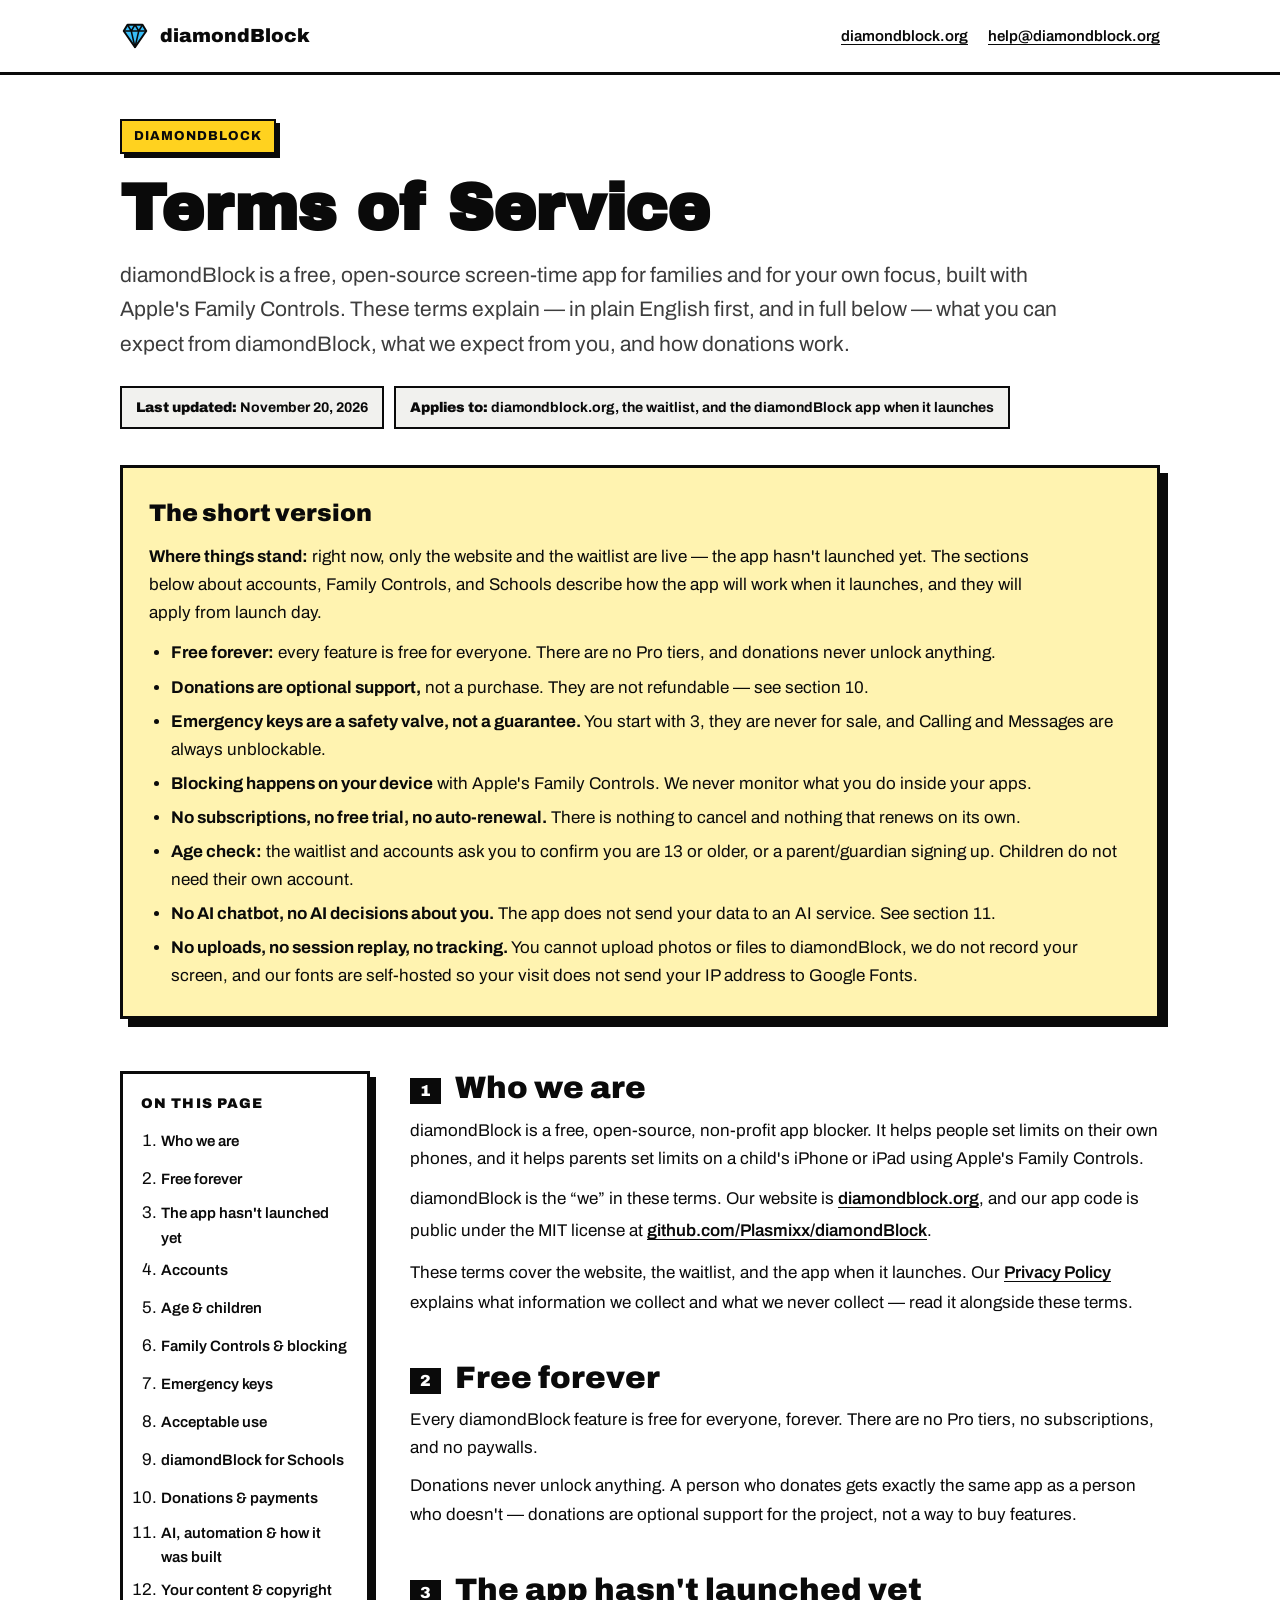
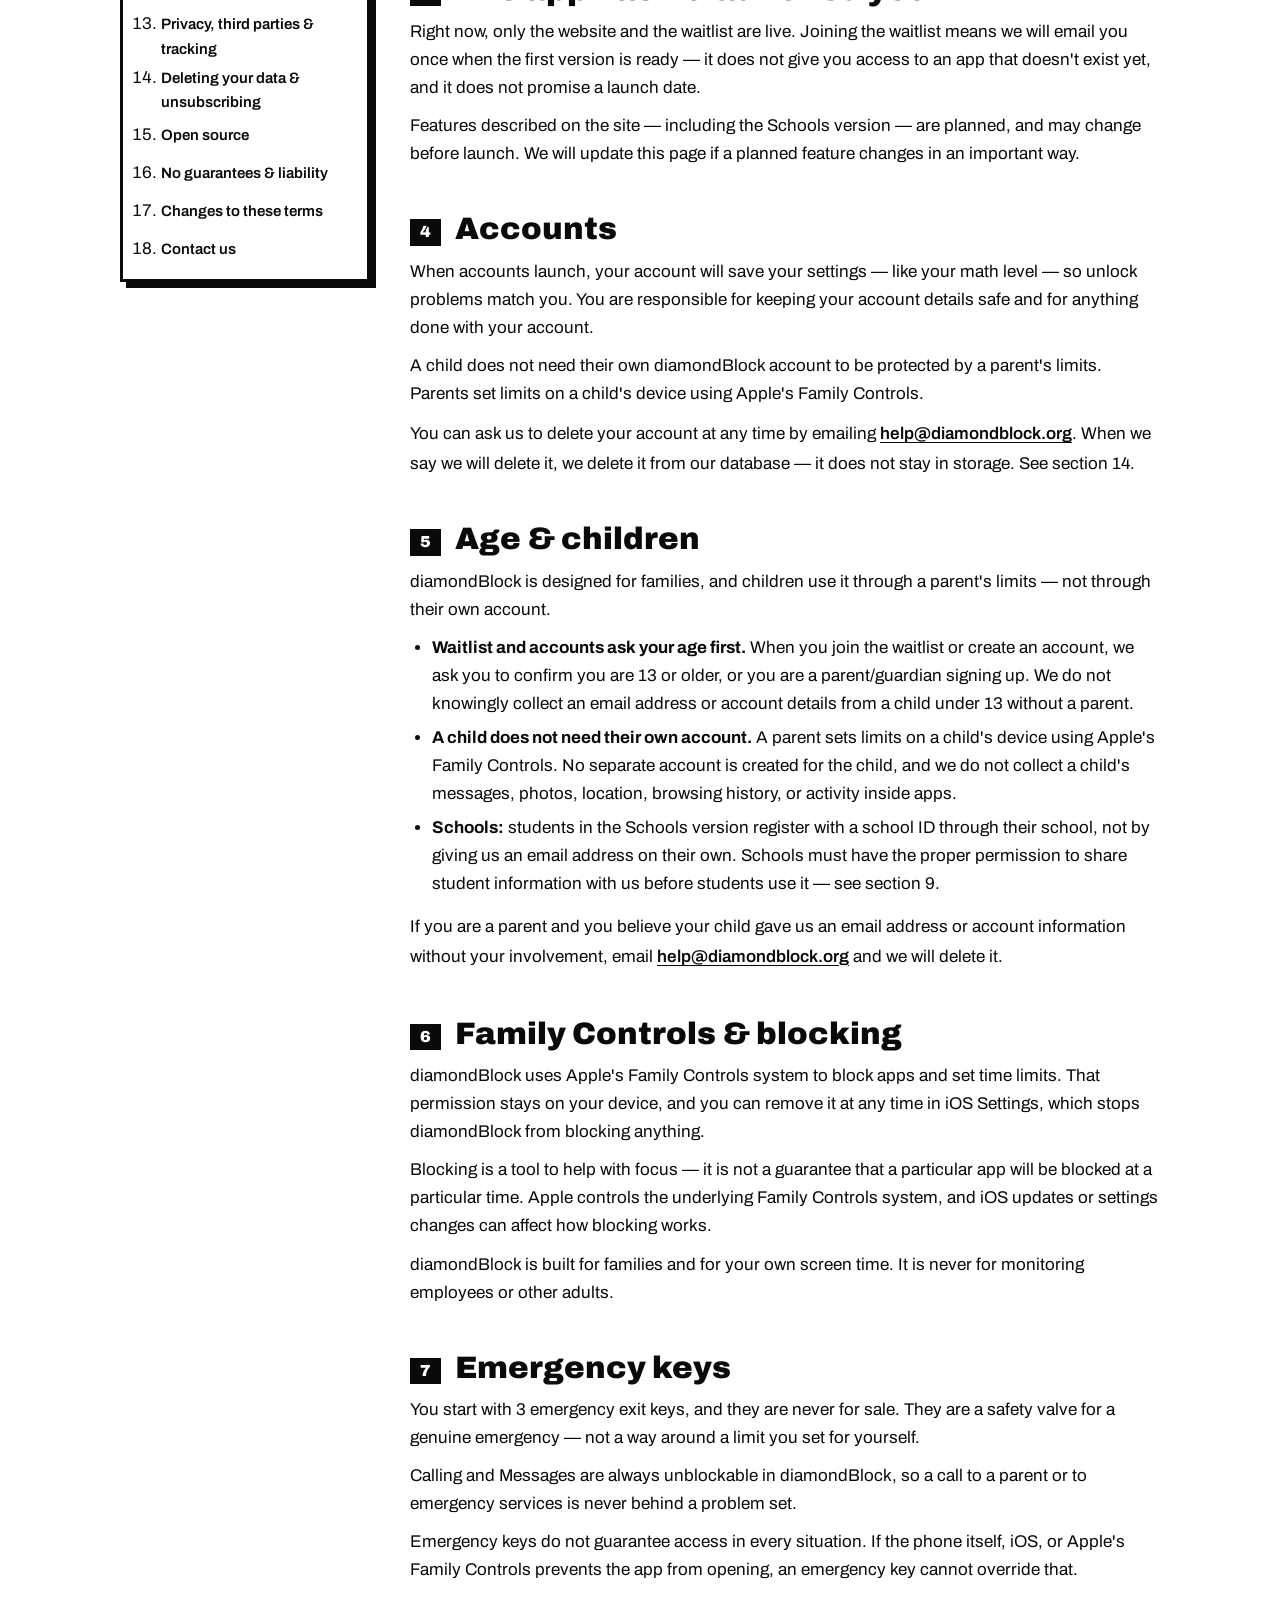
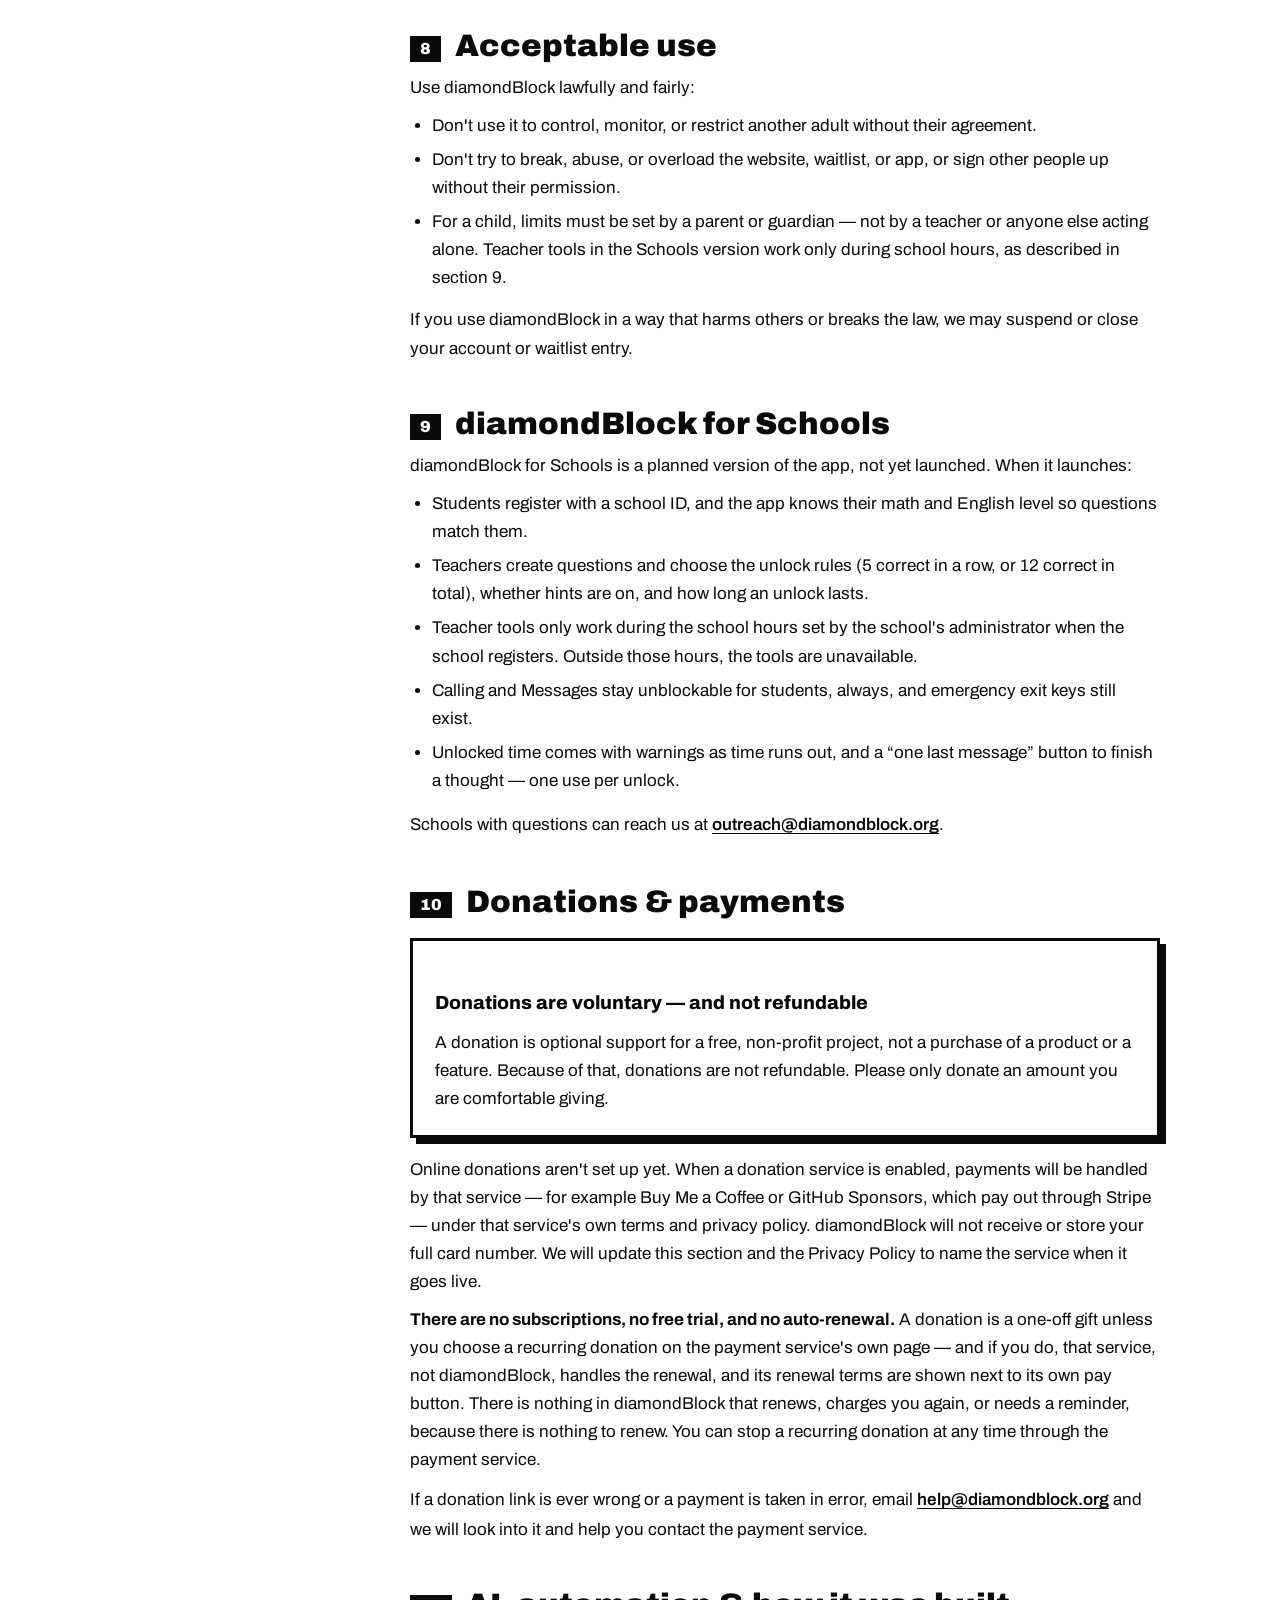
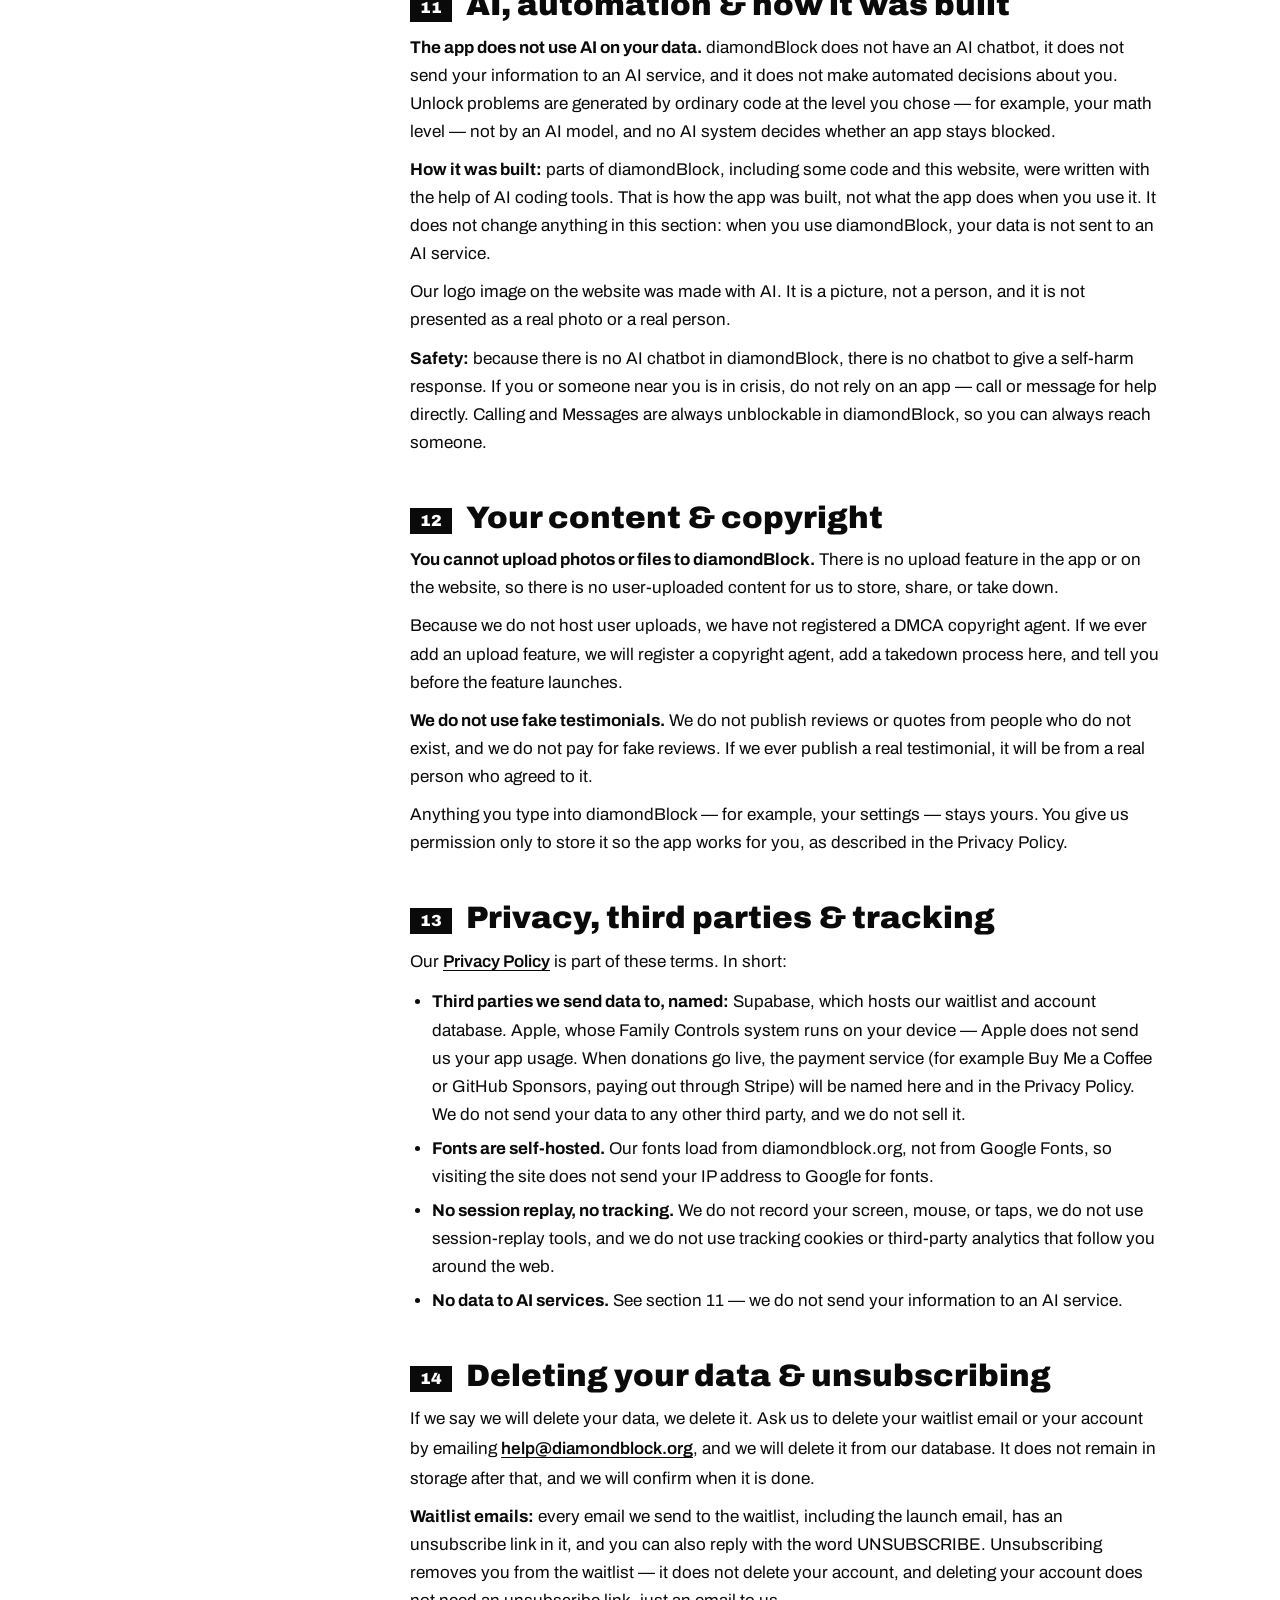
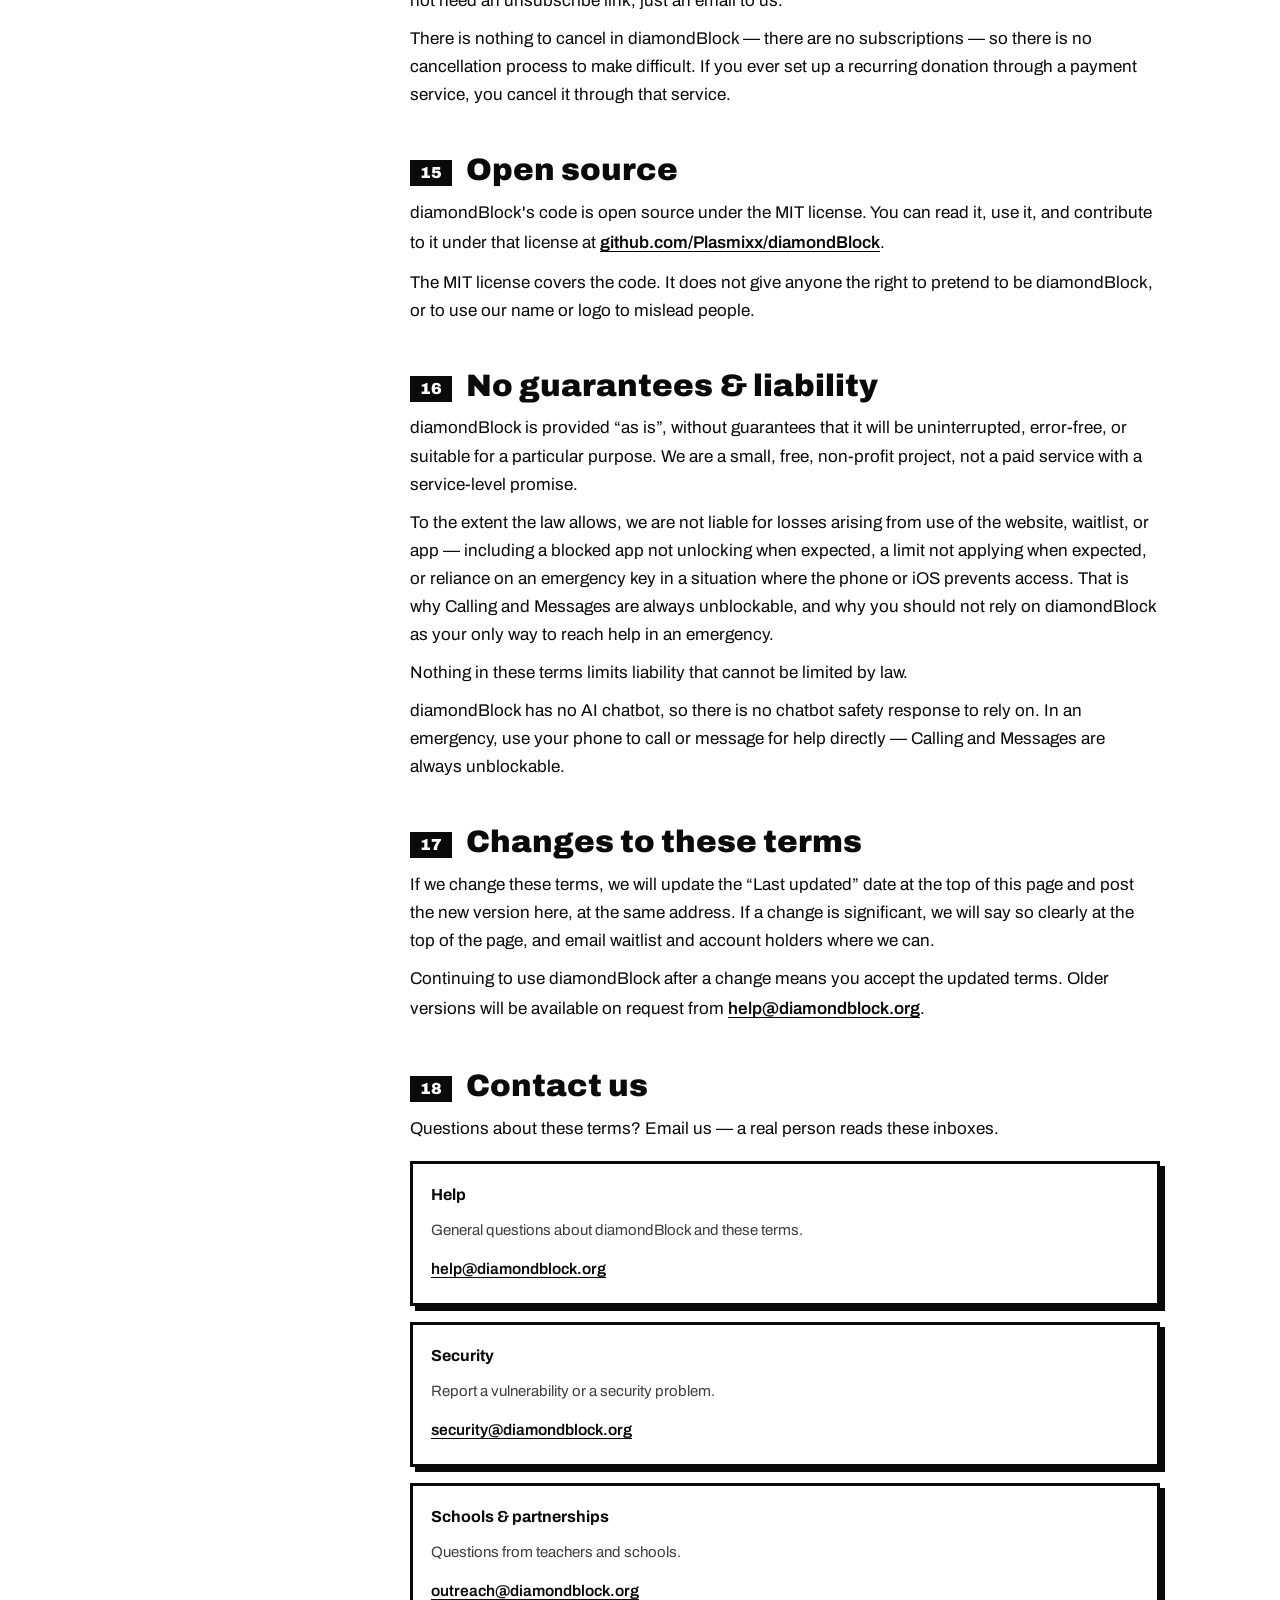
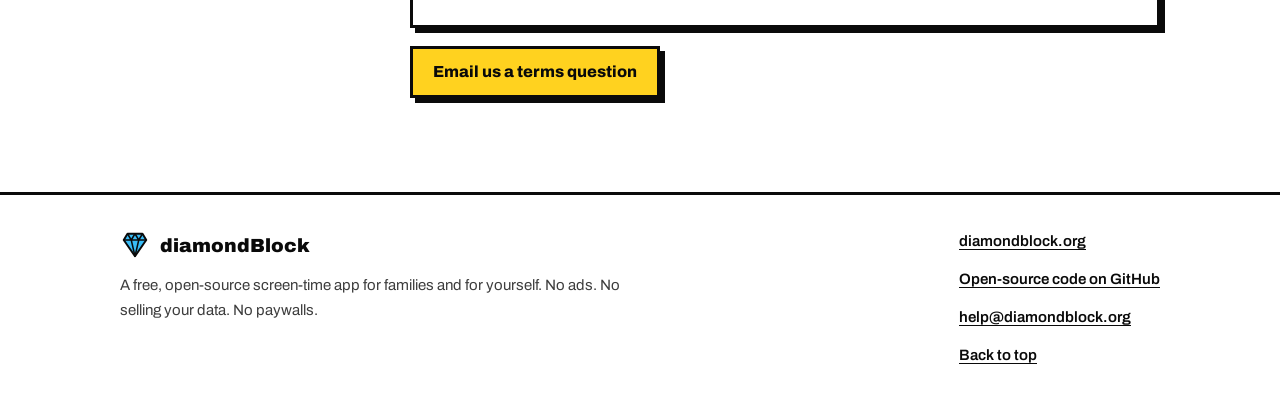
<file: terms/index.html>
<!doctype html>
<html lang="en">
  <head>
    <meta charset="utf-8" />
    <meta name="viewport" content="width=device-width, initial-scale=1, viewport-fit=cover" />
    <meta name="color-scheme" content="light dark" />
    <meta name="description" content="The diamondBlock Terms of Service — free forever, donations never unlock anything, emergency keys, Family Controls, and the planned Schools version." />
    <link rel="icon" href="data:image/svg+xml,%3Csvg xmlns='http://www.w3.org/2000/svg' viewBox='0 0 40 40'%3E%3Cpolygon points='11,5 29,5 38,15 20,36 2,15' fill='%2338bdf8' stroke='%230A0A0A' stroke-width='2.5'/%3E%3C/svg%3E" />
    <title>diamondBlock Terms of Service</title>
    <link rel="stylesheet" href="/fonts/fonts.css" />
    <style>
      button, [role="button"], select, summary, input:not([type="checkbox"], [type="radio"]) { min-height: 2rem; }
      a { min-height: 2rem; }
    </style>
    <style>
      :root {
        --bg: #ffffff;
        --ink: #0a0a0a;
        --muted: #3d3d3d;
        --paper: #ffffff;
        --yellow: #ffd21f;
        --yellow-soft: #fff3b0;
        --border: #0a0a0a;
        --shadow: #0a0a0a;
        --chip: #f1f1ee;
        --link: #0a0a0a;
      }
      @media (prefers-color-scheme: dark) {
        :root {
          --bg: #121212;
          --ink: #f7f7f2;
          --muted: #c9c9c2;
          --paper: #1d1d1d;
          --yellow: #ffd21f;
          --yellow-soft: #3a3203;
          --border: #f7f7f2;
          --shadow: #ffd21f;
          --chip: #262626;
          --link: #ffd21f;
        }
      }
      * { box-sizing: border-box; }
      html { scroll-behavior: smooth; }
      @media (prefers-reduced-motion: reduce) {
        html { scroll-behavior: auto; }
      }
      body {
        margin: 0;
        background: var(--bg);
        color: var(--ink);
        font-family: "Archivo", system-ui, -apple-system, "Segoe UI", sans-serif;
        font-size: 17px;
        line-height: 1.65;
        -webkit-font-smoothing: antialiased;
      }
      a { color: var(--link); font-weight: 600; text-underline-offset: 3px; display: inline-flex; align-items: center; }
      a:hover { text-decoration-thickness: 2px; }
      .wrap { max-width: 1080px; margin: 0 auto; padding: 0 20px; }

      /* Top breadcrumb */
      .topbar {
        border-bottom: 3px solid var(--border);
        padding: 14px 0;
      }
      .topbar .wrap { display: flex; flex-wrap: wrap; gap: 10px 22px; align-items: center; justify-content: space-between; }
      .brand { display: inline-flex; align-items: center; gap: 10px; font-weight: 900; font-size: 19px; text-decoration: none; min-height: 44px; }
      .brand svg { width: 30px; height: 30px; flex: none; }
      .top-links { display: flex; flex-wrap: wrap; gap: 4px 20px; }
      .top-links a { min-height: 44px; font-size: 15px; }

      /* Header */
      header.policy-head { padding: 44px 0 8px; }
      .kicker {
        display: inline-block; background: var(--yellow); color: #0a0a0a;
        border: 2px solid #0a0a0a; padding: 5px 12px; font-weight: 800; font-size: 13px;
        letter-spacing: .08em; text-transform: uppercase; box-shadow: 4px 4px 0 var(--shadow);
      }
      @media (prefers-color-scheme: dark) { .kicker { border-color: var(--border); } }
      h1 {
        font-family: "Archivo Black", "Archivo", sans-serif;
        font-size: clamp(38px, 7vw, 64px); line-height: 1.02; margin: 22px 0 16px; letter-spacing: -0.01em;
      }
      .lede { font-size: clamp(18px, 2.6vw, 21px); max-width: 46em; color: var(--muted); margin: 0; }
      .meta-row { display: flex; flex-wrap: wrap; gap: 10px; margin-top: 24px; }
      .meta-chip {
        background: var(--chip); border: 2px solid var(--border); padding: 8px 14px;
        font-size: 14px; font-weight: 700;
      }
      .meta-chip strong { font-weight: 900; }

      /* Summary box */
      .summary-box {
        background: var(--yellow-soft); border: 3px solid var(--border);
        box-shadow: 8px 8px 0 var(--shadow); padding: 26px 26px 20px; margin: 36px 0 8px;
      }
      .summary-box h2 { margin: 0 0 10px; font-size: 24px; font-weight: 900; }
      .summary-box p { margin: 0 0 12px; max-width: 52em; }
      .summary-box ul { margin: 0; padding-left: 22px; }
      .summary-box li { margin: 6px 0; }

      /* Layout */
      .layout { display: grid; gap: 40px; padding: 36px 0 20px; }
      @media (min-width: 900px) {
        .layout { grid-template-columns: 250px minmax(0, 1fr); align-items: start; }
      }
      nav.toc {
        border: 3px solid var(--border); background: var(--paper);
        box-shadow: 6px 6px 0 var(--shadow); padding: 18px 18px 10px;
      }
      @media (min-width: 900px) { nav.toc { position: sticky; top: 20px; } }
      nav.toc h2 { font-size: 14px; letter-spacing: .08em; text-transform: uppercase; margin: 0 0 8px; font-weight: 900; }
      nav.toc ol { margin: 0; padding-left: 20px; }
      nav.toc li { margin: 2px 0; }
      nav.toc a { font-size: 15px; font-weight: 600; min-height: 36px; text-decoration: none; }
      nav.toc a:hover { text-decoration: underline; }

      section.policy { scroll-margin-top: 24px; margin-bottom: 44px; }
      section.policy > h2 {
        font-size: clamp(24px, 4vw, 31px); font-weight: 900; line-height: 1.15;
        margin: 0 0 6px; display: flex; gap: 14px; align-items: baseline;
      }
      section.policy > h2 .num {
        background: var(--ink); color: var(--bg); font-size: 16px; font-weight: 900;
        padding: 4px 10px; flex: none; transform: translateY(-2px);
      }
      section.policy h3 { font-size: 19px; font-weight: 800; margin: 24px 0 6px; }
      section.policy p { margin: 10px 0; max-width: 52em; }
      section.policy ul { margin: 8px 0 14px; padding-left: 22px; max-width: 52em; }
      section.policy li { margin: 6px 0; }

      .box {
        background: var(--paper); border: 3px solid var(--border);
        box-shadow: 6px 6px 0 var(--shadow); padding: 22px; margin: 18px 0;
      }
      .box h3 { margin-top: 0; }
      .box p:last-child, .box ul:last-child { margin-bottom: 0; }

      .never-grid { display: grid; gap: 16px; margin: 18px 0; }
      @media (min-width: 640px) { .never-grid { grid-template-columns: 1fr 1fr; } }
      .never-item { border: 3px solid var(--border); background: var(--paper); box-shadow: 5px 5px 0 var(--shadow); padding: 16px 18px; }
      .never-item strong { display: block; font-size: 17px; margin-bottom: 2px; }
      .never-item span { color: var(--muted); font-size: 15.5px; }

      .glance { display: grid; gap: 16px; margin: 18px 0; }
      @media (min-width: 720px) { .glance { grid-template-columns: repeat(3, 1fr); } }
      .glance .box { margin: 0; }
      .glance .tag { display: inline-block; background: var(--yellow); color: #0a0a0a; border: 2px solid #0a0a0a; font-size: 12px; font-weight: 800; letter-spacing: .06em; text-transform: uppercase; padding: 3px 9px; margin-bottom: 10px; }
      .glance h3 { font-size: 18px; margin: 0 0 6px; }
      .glance p { font-size: 15.5px; margin: 6px 0; }

      .contact-grid { display: grid; gap: 16px; margin: 18px 0; grid-template-columns: minmax(0, 1fr); }
      .contact-card { border: 3px solid var(--border); background: var(--paper); box-shadow: 5px 5px 0 var(--shadow); padding: 18px; }
      .contact-card strong { display: block; font-size: 16px; margin-bottom: 4px; }
      .contact-card p { font-size: 15px; color: var(--muted); margin: 0 0 8px; }
      .contact-card a { overflow-wrap: anywhere; font-size: 15.5px; }

      .btn {
        display: inline-flex; align-items: center; justify-content: center; min-height: 48px;
        background: var(--yellow); color: #0a0a0a; border: 3px solid #0a0a0a;
        box-shadow: 5px 5px 0 var(--shadow); padding: 10px 20px; font-weight: 800;
        text-decoration: none; font-size: 16px;
      }
      .btn:active { transform: translate(3px, 3px); box-shadow: 2px 2px 0 var(--shadow); }

      footer {
        border-top: 3px solid var(--border); margin-top: 30px; padding: 28px 0 44px;
      }
      footer .wrap { display: flex; flex-wrap: wrap; gap: 14px 34px; justify-content: space-between; }
      footer p { margin: 4px 0; font-size: 15px; color: var(--muted); max-width: 34em; }
      footer .foot-links { display: flex; flex-direction: column; gap: 2px; }
      footer .foot-links a { min-height: 36px; font-size: 15px; }
      @media print {
        nav.toc { position: static; box-shadow: none; }
        .box, .summary-box, .never-item, .contact-card { box-shadow: none; }
        body { font-size: 12pt; }
      }
    </style>
  </head>
  <body>
    <svg width="0" height="0" style="position:absolute" aria-hidden="true">
      <symbol id="gem" viewBox="0 0 24 24">
        <path d="M6 3h12l3 5-9 13L3 8l3-5Z" fill="#38bdf8" stroke="#0a0a0a" stroke-width="1.6" stroke-linejoin="round"/>
<path d="M3 8h18M6 3l3 5 3-5 3 5 3-5M9 8l3 13L15 8" fill="none" stroke="#0a0a0a" stroke-width="1.2" stroke-linejoin="round"/>
      </symbol>
    </svg>

    <div class="topbar">
      <div class="wrap">
        <a class="brand" href="https://diamondblock.org"><svg aria-hidden="true"><use href="#gem"/></svg>diamondBlock</a>
        <div class="top-links">
          <a href="https://diamondblock.org">diamondblock.org</a>
          <a href="mailto:help@diamondblock.org">help@diamondblock.org</a>
        </div>
      </div>
    </div>

    <div class="wrap">
      <header class="policy-head">
        <span class="kicker">diamondBlock</span>
        <h1>Terms of Service</h1>
        <p class="lede">diamondBlock is a free, open-source screen-time app for families and for your own focus, built with Apple's Family Controls. These terms explain — in plain English first, and in full below — what you can expect from diamondBlock, what we expect from you, and how donations work.</p>
        <div class="meta-row">
          <span class="meta-chip"><strong>Last updated:</strong> November 20, 2026</span>
          <span class="meta-chip"><strong>Applies to:</strong> diamondblock.org, the waitlist, and the diamondBlock app when it launches</span>
        </div>

        <div class="summary-box">
          <h2>The short version</h2>
          <p><strong>Where things stand:</strong> right now, only the website and the waitlist are live — the app hasn't launched yet. The sections below about accounts, Family Controls, and Schools describe how the app will work when it launches, and they will apply from launch day.</p>
          <ul>
            <li><strong>Free forever:</strong> every feature is free for everyone. There are no Pro tiers, and donations never unlock anything.</li>
            <li><strong>Donations are optional support,</strong> not a purchase. They are not refundable — see section 10.</li>
            <li><strong>Emergency keys are a safety valve, not a guarantee.</strong> You start with 3, they are never for sale, and Calling and Messages are always unblockable.</li>
            <li><strong>Blocking happens on your device</strong> with Apple's Family Controls. We never monitor what you do inside your apps.</li>
            <li><strong>No subscriptions, no free trial, no auto-renewal.</strong> There is nothing to cancel and nothing that renews on its own.</li>
            <li><strong>Age check:</strong> the waitlist and accounts ask you to confirm you are 13 or older, or a parent/guardian signing up. Children do not need their own account.</li>
            <li><strong>No AI chatbot, no AI decisions about you.</strong> The app does not send your data to an AI service. See section 11.</li>
            <li><strong>No uploads, no session replay, no tracking.</strong> You cannot upload photos or files to diamondBlock, we do not record your screen, and our fonts are self-hosted so your visit does not send your IP address to Google Fonts.</li>
          </ul>
        </div>
      </header>

      <div class="layout">
        <nav class="toc" aria-label="Terms of Service contents">
          <h2>On this page</h2>
          <ol>
            <li><a href="#who">Who we are</a></li>
            <li><a href="#free">Free forever</a></li>
            <li><a href="#not-launched">The app hasn't launched yet</a></li>
            <li><a href="#accounts">Accounts</a></li>
            <li><a href="#age">Age &amp; children</a></li>
            <li><a href="#family-controls">Family Controls &amp; blocking</a></li>
            <li><a href="#emergency">Emergency keys</a></li>
            <li><a href="#acceptable-use">Acceptable use</a></li>
            <li><a href="#schools">diamondBlock for Schools</a></li>
            <li><a href="#donations">Donations &amp; payments</a></li>
            <li><a href="#ai">AI, automation &amp; how it was built</a></li>
            <li><a href="#content">Your content &amp; copyright</a></li>
            <li><a href="#privacy-third-parties">Privacy, third parties &amp; tracking</a></li>
            <li><a href="#deleting">Deleting your data &amp; unsubscribing</a></li>
            <li><a href="#open-source">Open source</a></li>
            <li><a href="#liability">No guarantees &amp; liability</a></li>
            <li><a href="#changes">Changes to these terms</a></li>
            <li><a href="#contact">Contact us</a></li>
          </ol>
        </nav>

        <main>
          <section class="policy" id="who">
            <h2><span class="num">1</span> Who we are</h2>
            <p>diamondBlock is a free, open-source, non-profit app blocker. It helps people set limits on their own phones, and it helps parents set limits on a child's iPhone or iPad using Apple's Family Controls.</p>
            <p>diamondBlock is the “we” in these terms. Our website is <a href="https://diamondblock.org">diamondblock.org</a>, and our app code is public under the MIT license at <a href="https://github.com/Plasmixx/diamondBlock">github.com/Plasmixx/diamondBlock</a>.</p>
            <p>These terms cover the website, the waitlist, and the app when it launches. Our <a href="https://diamondblock.org/privacy">Privacy Policy</a> explains what information we collect and what we never collect — read it alongside these terms.</p>
          </section>

          <section class="policy" id="free">
            <h2><span class="num">2</span> Free forever</h2>
            <p>Every diamondBlock feature is free for everyone, forever. There are no Pro tiers, no subscriptions, and no paywalls.</p>
            <p>Donations never unlock anything. A person who donates gets exactly the same app as a person who doesn't — donations are optional support for the project, not a way to buy features.</p>
          </section>

          <section class="policy" id="not-launched">
            <h2><span class="num">3</span> The app hasn't launched yet</h2>
            <p>Right now, only the website and the waitlist are live. Joining the waitlist means we will email you once when the first version is ready — it does not give you access to an app that doesn't exist yet, and it does not promise a launch date.</p>
            <p>Features described on the site — including the Schools version — are planned, and may change before launch. We will update this page if a planned feature changes in an important way.</p>
          </section>

          <section class="policy" id="accounts">
            <h2><span class="num">4</span> Accounts</h2>
            <p>When accounts launch, your account will save your settings — like your math level — so unlock problems match you. You are responsible for keeping your account details safe and for anything done with your account.</p>
            <p>A child does not need their own diamondBlock account to be protected by a parent's limits. Parents set limits on a child's device using Apple's Family Controls.</p>
            <p>You can ask us to delete your account at any time by emailing <a href="mailto:help@diamondblock.org">help@diamondblock.org</a>. When we say we will delete it, we delete it from our database — it does not stay in storage. See section 14.</p>
          </section>

          <section class="policy" id="age">
            <h2><span class="num">5</span> Age &amp; children</h2>
            <p>diamondBlock is designed for families, and children use it through a parent's limits — not through their own account.</p>
            <ul>
              <li><strong>Waitlist and accounts ask your age first.</strong> When you join the waitlist or create an account, we ask you to confirm you are 13 or older, or you are a parent/guardian signing up. We do not knowingly collect an email address or account details from a child under 13 without a parent.</li>
              <li><strong>A child does not need their own account.</strong> A parent sets limits on a child's device using Apple's Family Controls. No separate account is created for the child, and we do not collect a child's messages, photos, location, browsing history, or activity inside apps.</li>
              <li><strong>Schools:</strong> students in the Schools version register with a school ID through their school, not by giving us an email address on their own. Schools must have the proper permission to share student information with us before students use it — see section 9.</li>
            </ul>
            <p>If you are a parent and you believe your child gave us an email address or account information without your involvement, email <a href="mailto:help@diamondblock.org">help@diamondblock.org</a> and we will delete it.</p>
          </section>

          <section class="policy" id="family-controls">
            <h2><span class="num">6</span> Family Controls &amp; blocking</h2>
            <p>diamondBlock uses Apple's Family Controls system to block apps and set time limits. That permission stays on your device, and you can remove it at any time in iOS Settings, which stops diamondBlock from blocking anything.</p>
            <p>Blocking is a tool to help with focus — it is not a guarantee that a particular app will be blocked at a particular time. Apple controls the underlying Family Controls system, and iOS updates or settings changes can affect how blocking works.</p>
            <p>diamondBlock is built for families and for your own screen time. It is never for monitoring employees or other adults.</p>
          </section>

          <section class="policy" id="emergency">
            <h2><span class="num">7</span> Emergency keys</h2>
            <p>You start with 3 emergency exit keys, and they are never for sale. They are a safety valve for a genuine emergency — not a way around a limit you set for yourself.</p>
            <p>Calling and Messages are always unblockable in diamondBlock, so a call to a parent or to emergency services is never behind a problem set.</p>
            <p>Emergency keys do not guarantee access in every situation. If the phone itself, iOS, or Apple's Family Controls prevents the app from opening, an emergency key cannot override that.</p>
          </section>

          <section class="policy" id="acceptable-use">
            <h2><span class="num">8</span> Acceptable use</h2>
            <p>Use diamondBlock lawfully and fairly:</p>
            <ul>
              <li>Don't use it to control, monitor, or restrict another adult without their agreement.</li>
              <li>Don't try to break, abuse, or overload the website, waitlist, or app, or sign other people up without their permission.</li>
              <li>For a child, limits must be set by a parent or guardian — not by a teacher or anyone else acting alone. Teacher tools in the Schools version work only during school hours, as described in section 9.</li>
            </ul>
            <p>If you use diamondBlock in a way that harms others or breaks the law, we may suspend or close your account or waitlist entry.</p>
          </section>

          <section class="policy" id="schools">
            <h2><span class="num">9</span> diamondBlock for Schools</h2>
            <p>diamondBlock for Schools is a planned version of the app, not yet launched. When it launches:</p>
            <ul>
              <li>Students register with a school ID, and the app knows their math and English level so questions match them.</li>
              <li>Teachers create questions and choose the unlock rules (5 correct in a row, or 12 correct in total), whether hints are on, and how long an unlock lasts.</li>
              <li>Teacher tools only work during the school hours set by the school's administrator when the school registers. Outside those hours, the tools are unavailable.</li>
              <li>Calling and Messages stay unblockable for students, always, and emergency exit keys still exist.</li>
              <li>Unlocked time comes with warnings as time runs out, and a “one last message” button to finish a thought — one use per unlock.</li>
            </ul>
            <p>Schools with questions can reach us at <a href="mailto:outreach@diamondblock.org">outreach@diamondblock.org</a>.</p>
          </section>

          <section class="policy" id="donations">
            <h2><span class="num">10</span> Donations &amp; payments</h2>
            <div class="box">
              <h3>Donations are voluntary — and not refundable</h3>
              <p>A donation is optional support for a free, non-profit project, not a purchase of a product or a feature. Because of that, donations are not refundable. Please only donate an amount you are comfortable giving.</p>
            </div>
            <p>Online donations aren't set up yet. When a donation service is enabled, payments will be handled by that service — for example Buy Me a Coffee or GitHub Sponsors, which pay out through Stripe — under that service's own terms and privacy policy. diamondBlock will not receive or store your full card number. We will update this section and the Privacy Policy to name the service when it goes live.</p>
            <p><strong>There are no subscriptions, no free trial, and no auto-renewal.</strong> A donation is a one-off gift unless you choose a recurring donation on the payment service's own page — and if you do, that service, not diamondBlock, handles the renewal, and its renewal terms are shown next to its own pay button. There is nothing in diamondBlock that renews, charges you again, or needs a reminder, because there is nothing to renew. You can stop a recurring donation at any time through the payment service.</p>
            <p>If a donation link is ever wrong or a payment is taken in error, email <a href="mailto:help@diamondblock.org">help@diamondblock.org</a> and we will look into it and help you contact the payment service.</p>
          </section>


          <section class="policy" id="ai">
            <h2><span class="num">11</span> AI, automation &amp; how it was built</h2>
            <p><strong>The app does not use AI on your data.</strong> diamondBlock does not have an AI chatbot, it does not send your information to an AI service, and it does not make automated decisions about you. Unlock problems are generated by ordinary code at the level you chose — for example, your math level — not by an AI model, and no AI system decides whether an app stays blocked.</p>
            <p><strong>How it was built:</strong> parts of diamondBlock, including some code and this website, were written with the help of AI coding tools. That is how the app was built, not what the app does when you use it. It does not change anything in this section: when you use diamondBlock, your data is not sent to an AI service.</p>
            <p>Our logo image on the website was made with AI. It is a picture, not a person, and it is not presented as a real photo or a real person.</p>
            <p><strong>Safety:</strong> because there is no AI chatbot in diamondBlock, there is no chatbot to give a self-harm response. If you or someone near you is in crisis, do not rely on an app — call or message for help directly. Calling and Messages are always unblockable in diamondBlock, so you can always reach someone.</p>
          </section>

          <section class="policy" id="content">
            <h2><span class="num">12</span> Your content &amp; copyright</h2>
            <p><strong>You cannot upload photos or files to diamondBlock.</strong> There is no upload feature in the app or on the website, so there is no user-uploaded content for us to store, share, or take down.</p>
            <p>Because we do not host user uploads, we have not registered a DMCA copyright agent. If we ever add an upload feature, we will register a copyright agent, add a takedown process here, and tell you before the feature launches.</p>
            <p><strong>We do not use fake testimonials.</strong> We do not publish reviews or quotes from people who do not exist, and we do not pay for fake reviews. If we ever publish a real testimonial, it will be from a real person who agreed to it.</p>
            <p>Anything you type into diamondBlock — for example, your settings — stays yours. You give us permission only to store it so the app works for you, as described in the Privacy Policy.</p>
          </section>

          <section class="policy" id="privacy-third-parties">
            <h2><span class="num">13</span> Privacy, third parties &amp; tracking</h2>
            <p>Our <a href="https://diamondblock.org/privacy">Privacy Policy</a> is part of these terms. In short:</p>
            <ul>
              <li><strong>Third parties we send data to, named:</strong> Supabase, which hosts our waitlist and account database. Apple, whose Family Controls system runs on your device — Apple does not send us your app usage. When donations go live, the payment service (for example Buy Me a Coffee or GitHub Sponsors, paying out through Stripe) will be named here and in the Privacy Policy. We do not send your data to any other third party, and we do not sell it.</li>
              <li><strong>Fonts are self-hosted.</strong> Our fonts load from diamondblock.org, not from Google Fonts, so visiting the site does not send your IP address to Google for fonts.</li>
              <li><strong>No session replay, no tracking.</strong> We do not record your screen, mouse, or taps, we do not use session-replay tools, and we do not use tracking cookies or third-party analytics that follow you around the web.</li>
              <li><strong>No data to AI services.</strong> See section 11 — we do not send your information to an AI service.</li>
            </ul>
          </section>

          <section class="policy" id="deleting">
            <h2><span class="num">14</span> Deleting your data &amp; unsubscribing</h2>
            <p>If we say we will delete your data, we delete it. Ask us to delete your waitlist email or your account by emailing <a href="mailto:help@diamondblock.org">help@diamondblock.org</a>, and we will delete it from our database. It does not remain in storage after that, and we will confirm when it is done.</p>
            <p><strong>Waitlist emails:</strong> every email we send to the waitlist, including the launch email, has an unsubscribe link in it, and you can also reply with the word UNSUBSCRIBE. Unsubscribing removes you from the waitlist — it does not delete your account, and deleting your account does not need an unsubscribe link, just an email to us.</p>
            <p>There is nothing to cancel in diamondBlock — there are no subscriptions — so there is no cancellation process to make difficult. If you ever set up a recurring donation through a payment service, you cancel it through that service.</p>
          </section>
          <section class="policy" id="open-source">
            <h2><span class="num">15</span> Open source</h2>
            <p>diamondBlock's code is open source under the MIT license. You can read it, use it, and contribute to it under that license at <a href="https://github.com/Plasmixx/diamondBlock">github.com/Plasmixx/diamondBlock</a>.</p>
            <p>The MIT license covers the code. It does not give anyone the right to pretend to be diamondBlock, or to use our name or logo to mislead people.</p>
          </section>

          <section class="policy" id="liability">
            <h2><span class="num">16</span> No guarantees &amp; liability</h2>
            <p>diamondBlock is provided “as is”, without guarantees that it will be uninterrupted, error-free, or suitable for a particular purpose. We are a small, free, non-profit project, not a paid service with a service-level promise.</p>
            <p>To the extent the law allows, we are not liable for losses arising from use of the website, waitlist, or app — including a blocked app not unlocking when expected, a limit not applying when expected, or reliance on an emergency key in a situation where the phone or iOS prevents access. That is why Calling and Messages are always unblockable, and why you should not rely on diamondBlock as your only way to reach help in an emergency.</p>
            <p>Nothing in these terms limits liability that cannot be limited by law.</p>
            <p>diamondBlock has no AI chatbot, so there is no chatbot safety response to rely on. In an emergency, use your phone to call or message for help directly — Calling and Messages are always unblockable.</p>
          </section>

          <section class="policy" id="changes">
            <h2><span class="num">17</span> Changes to these terms</h2>
            <p>If we change these terms, we will update the “Last updated” date at the top of this page and post the new version here, at the same address. If a change is significant, we will say so clearly at the top of the page, and email waitlist and account holders where we can.</p>
            <p>Continuing to use diamondBlock after a change means you accept the updated terms. Older versions will be available on request from <a href="mailto:help@diamondblock.org">help@diamondblock.org</a>.</p>
          </section>

          <section class="policy" id="contact">
            <h2><span class="num">18</span> Contact us</h2>
            <p>Questions about these terms? Email us — a real person reads these inboxes.</p>
            <div class="contact-grid">
              <div class="contact-card">
                <strong>Help</strong>
                <p>General questions about diamondBlock and these terms.</p>
                <a href="mailto:help@diamondblock.org">help@diamondblock.org</a>
              </div>
              <div class="contact-card">
                <strong>Security</strong>
                <p>Report a vulnerability or a security problem.</p>
                <a href="mailto:security@diamondblock.org">security@diamondblock.org</a>
              </div>
              <div class="contact-card">
                <strong>Schools &amp; partnerships</strong>
                <p>Questions from teachers and schools.</p>
                <a href="mailto:outreach@diamondblock.org">outreach@diamondblock.org</a>
              </div>
            </div>
            <a class="btn" href="mailto:help@diamondblock.org?subject=Terms%20question%20about%20diamondBlock">Email us a terms question</a>
          </section>
        </main>
      </div>
    </div>

    <footer>
      <div class="wrap">
        <div>
          <a class="brand" href="https://diamondblock.org"><svg aria-hidden="true"><use href="#gem"/></svg>diamondBlock</a>
          <p>A free, open-source screen-time app for families and for yourself. No ads. No selling your data. No paywalls.</p>
        </div>
        <div class="foot-links">
          <a href="https://diamondblock.org">diamondblock.org</a>
          <a href="https://github.com/Plasmixx/diamondBlock">Open-source code on GitHub</a>
          <a href="mailto:help@diamondblock.org">help@diamondblock.org</a>
          <a href="#who">Back to top</a>
        </div>
      </div>
    </footer>
  </body>
</html>
</file>
<file: fonts/fonts.css>
/* diamondBlock self-hosted fonts, we don't use Google Fonts, because that sends the IP addresses of our users to Google, which some are uncomfortable with. */
@font-face {
  font-family: 'Inter';
  font-style: normal;
  font-weight: 400 600;
  font-display: swap;
  src: url('/fonts/inter-latin.woff2') format('woff2');
}
@font-face {
  font-family: 'Space Grotesk';
  font-style: normal;
  font-weight: 500 700;
  font-display: swap;
  src: url('/fonts/space-grotesk-latin.woff2') format('woff2');
}
@font-face {
  font-family: 'Archivo';
  font-style: normal;
  font-weight: 400 900;
  font-display: swap;
  src: url('/fonts/archivo-latin.woff2') format('woff2');
}
@font-face {
  font-family: 'Archivo Black';
  font-style: normal;
  font-weight: 400;
  font-display: swap;
  src: url('/fonts/archivo-black-latin.woff2') format('woff2');
}
</file>
